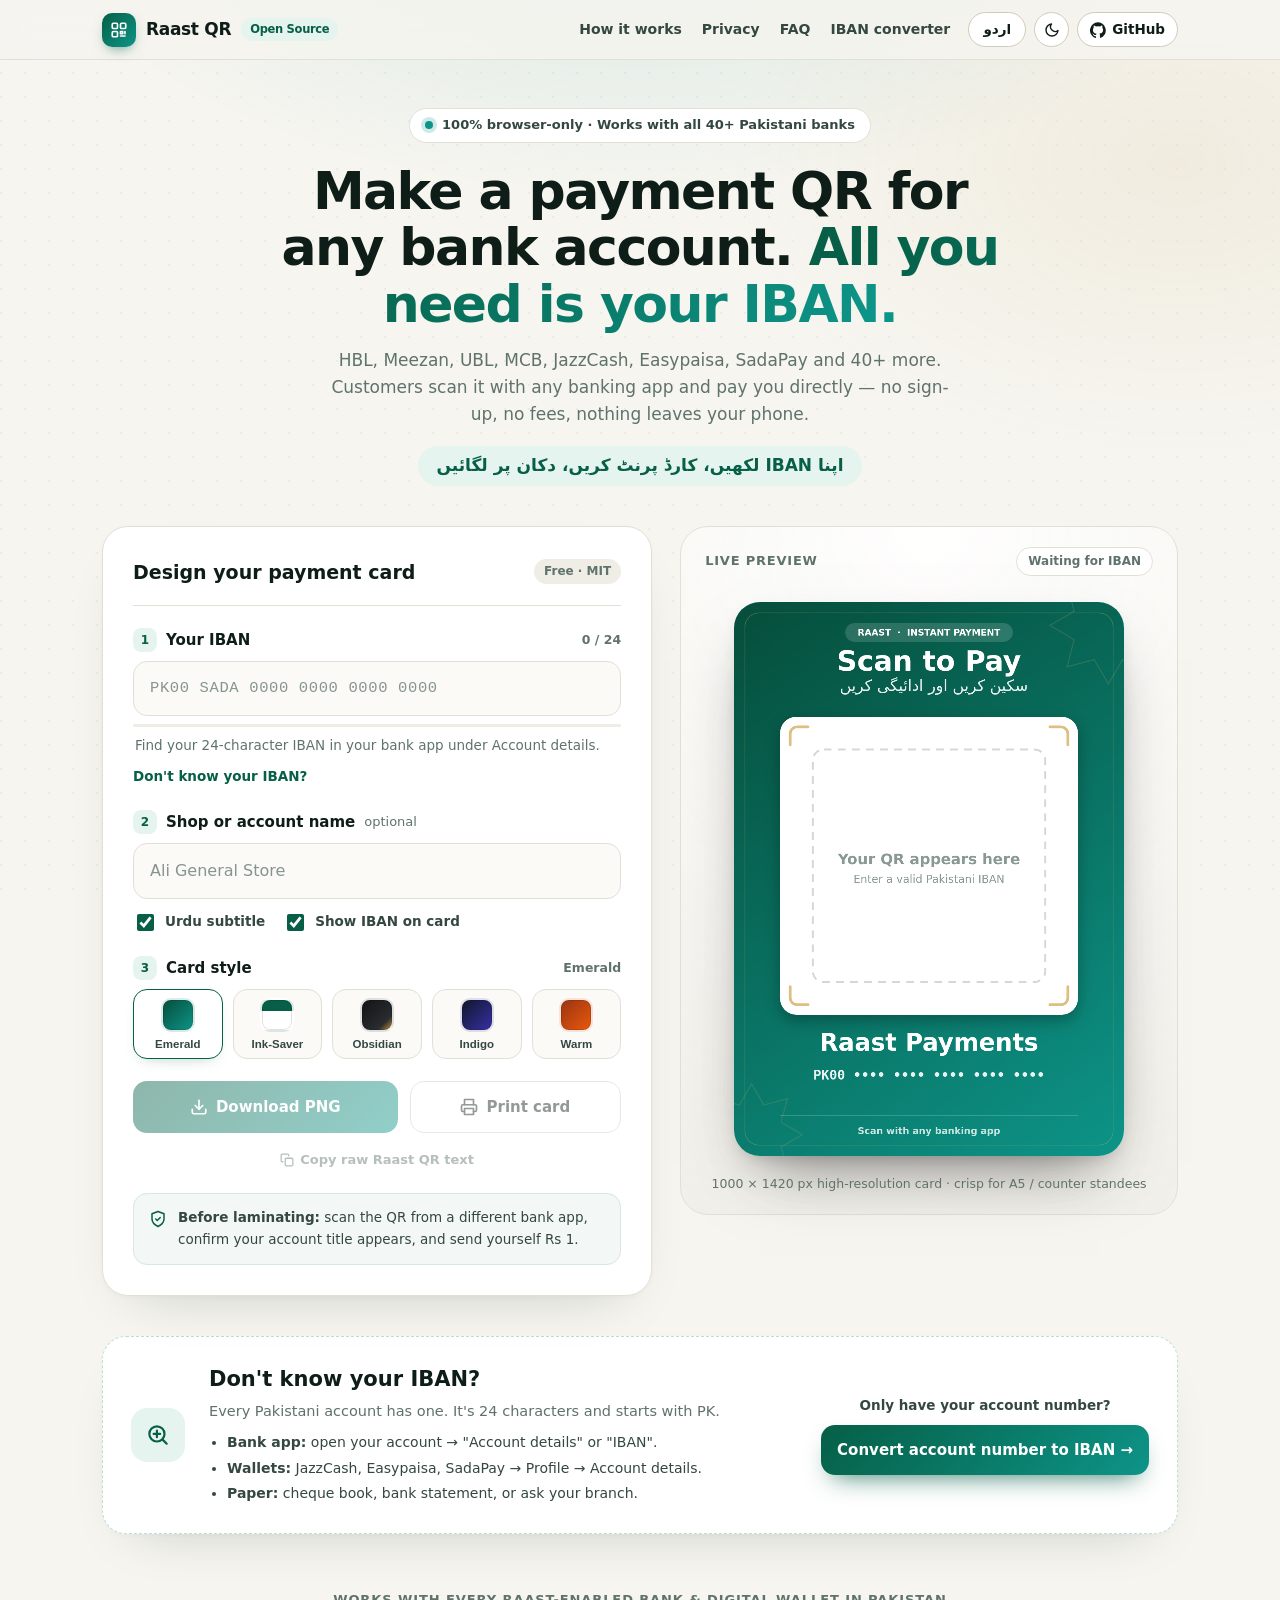
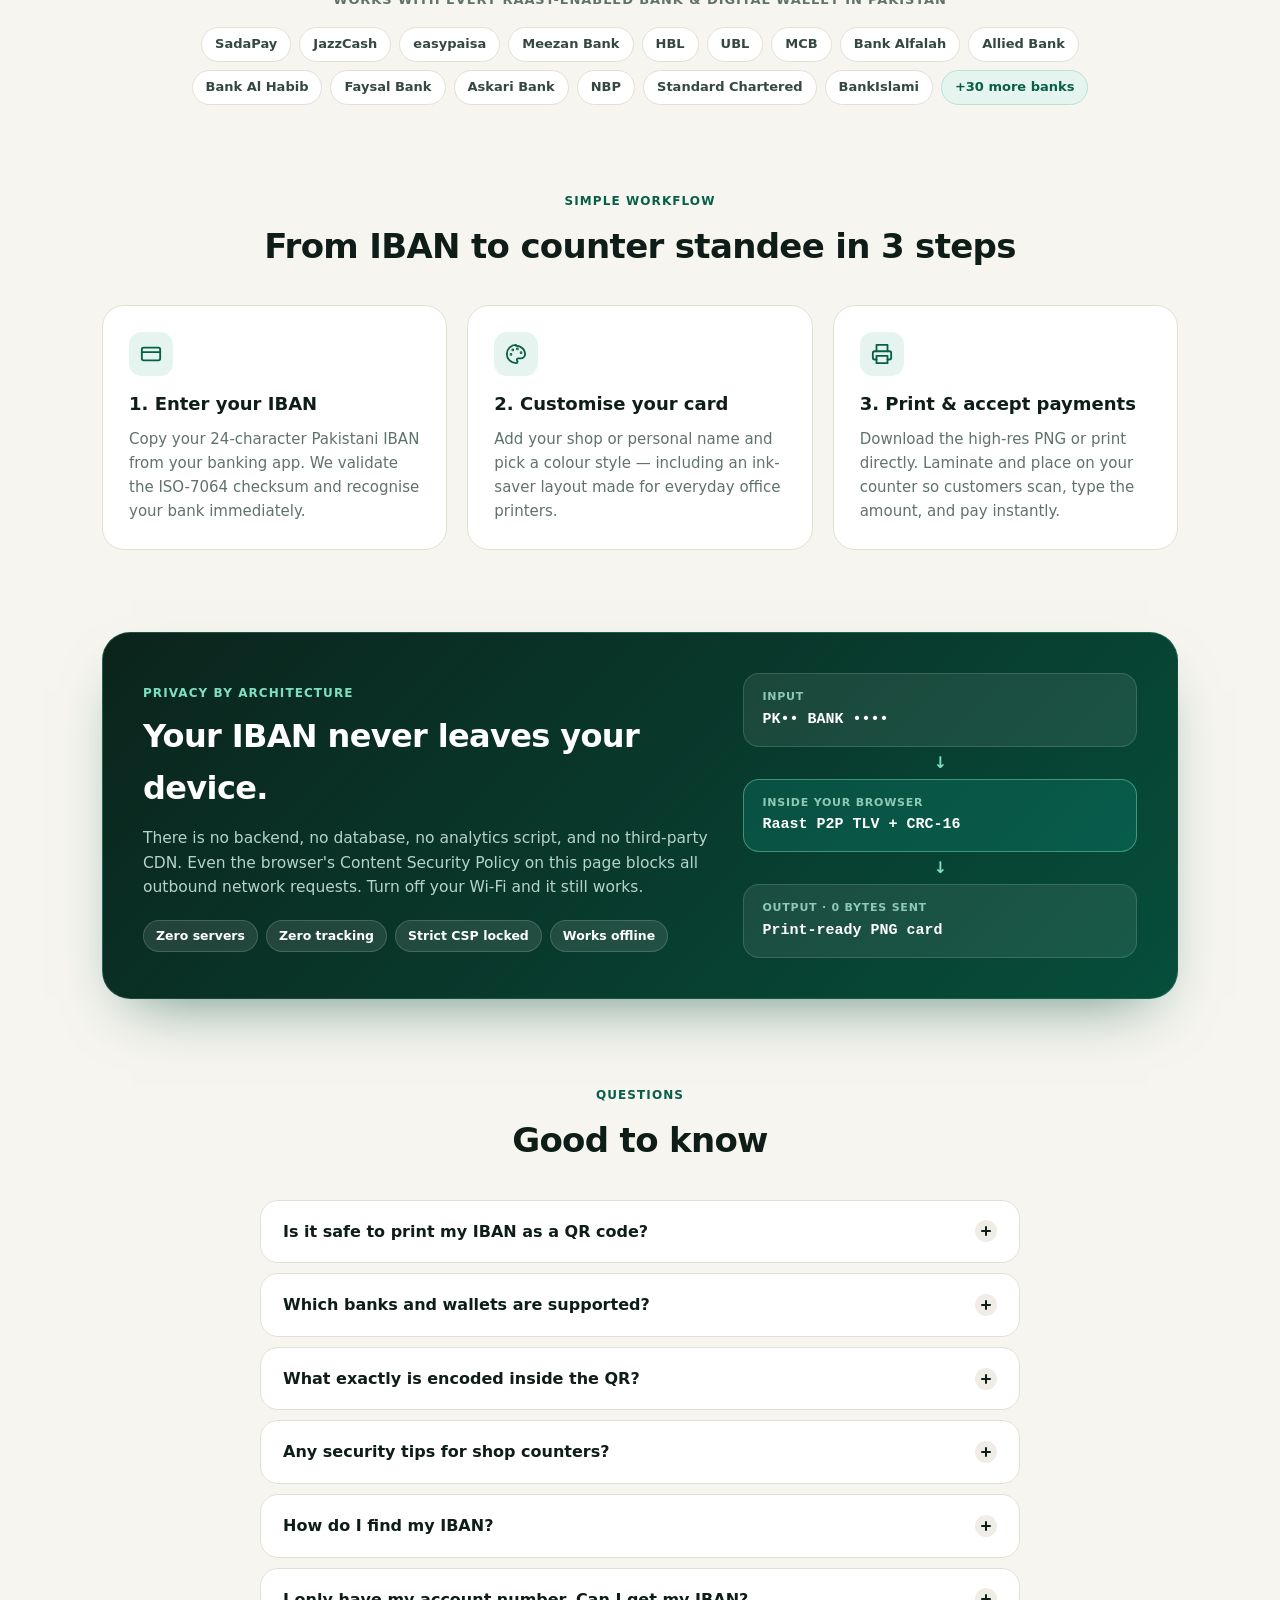
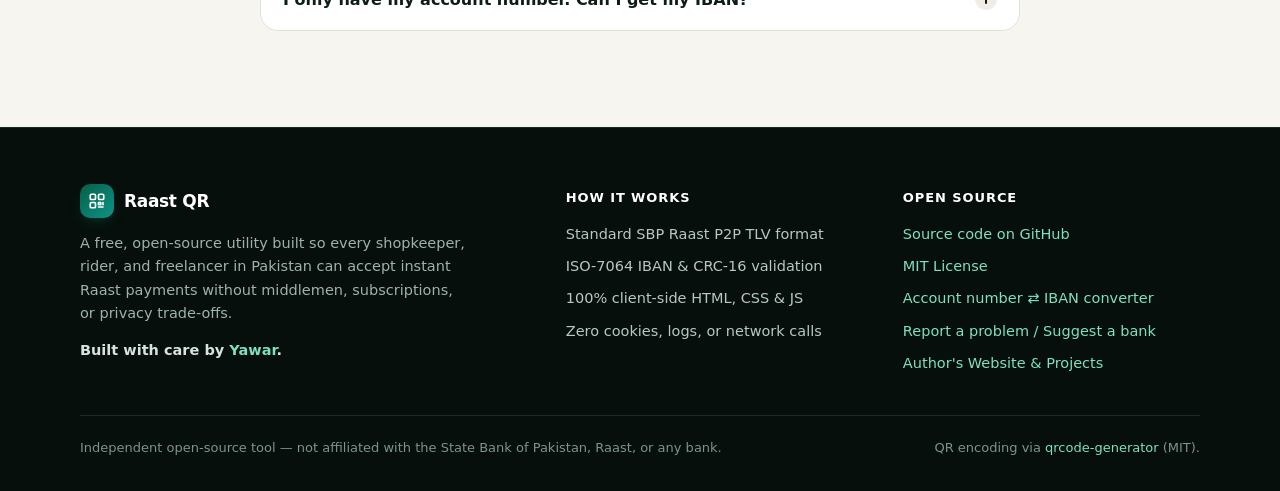
<file: index.html>
<!doctype html>
<html lang="en" dir="ltr">
<head>
<meta charset="utf-8">
<meta name="viewport" content="width=device-width, initial-scale=1">
<meta http-equiv="Content-Security-Policy" content="default-src 'none'; script-src 'self'; style-src 'self'; img-src 'self' data: blob:; manifest-src 'self'; base-uri 'none'; form-action 'none'">
<meta name="referrer" content="strict-origin-when-cross-origin">
<title>Free Payment QR for Any Pakistani Bank Account (IBAN)</title>
<meta name="description" content="Make a free printable payment QR for any Pakistani bank account from your IBAN. HBL, Meezan, UBL, MCB, JazzCash, Easypaisa, SadaPay. No sign-up.">
<meta name="keywords" content="Raast QR code generator, Raast QR, IBAN QR code Pakistan, SadaPay QR code, JazzCash QR, Easypaisa QR, shop payment QR Pakistan, Raast payment, free QR for shop, راست QR کوڈ">
<meta name="author" content="Yawar">
<meta name="robots" content="index, follow, max-image-preview:large, max-snippet:-1">
<meta name="theme-color" content="#065f46">
<link rel="canonical" href="https://raast-qr.syedyawar.com/">
<link rel="icon" href="/favicon.svg" type="image/svg+xml">
<link rel="icon" href="/favicon-32.png" sizes="32x32" type="image/png">
<link rel="apple-touch-icon" href="/apple-touch-icon.png">
<link rel="manifest" href="/site.webmanifest">

<meta property="og:type" content="website">
<meta property="og:site_name" content="Raast QR">
<meta property="og:url" content="https://raast-qr.syedyawar.com/">
<meta property="og:title" content="Make a payment QR for any Pakistani bank account — just your IBAN">
<meta property="og:description" content="Turn any Pakistani IBAN into a printable payment QR. Works with all banks, JazzCash, Easypaisa and SadaPay. Free, private, open source.">
<meta property="og:image" content="https://raast-qr.syedyawar.com/og-image.png">
<meta property="og:image:width" content="1200">
<meta property="og:image:height" content="630">
<meta property="og:image:alt" content="Raast QR — free printable payment QR for any Pakistani bank">
<meta property="og:locale" content="en_PK">
<meta property="og:locale:alternate" content="ur_PK">
<meta name="twitter:card" content="summary_large_image">
<meta name="twitter:title" content="Make a payment QR for any Pakistani bank account — just your IBAN">
<meta name="twitter:description" content="Turn any Pakistani IBAN into a printable payment QR. Free, private, open source.">
<meta name="twitter:image" content="https://raast-qr.syedyawar.com/og-image.png">

<script type="application/ld+json">
{
  "@context": "https://schema.org",
  "@graph": [
    {
      "@type": "WebApplication",
      "@id": "https://raast-qr.syedyawar.com/#app",
      "name": "Raast QR",
      "alternateName": ["Raast QR Code Generator", "راست QR"],
      "url": "https://raast-qr.syedyawar.com/",
      "description": "Free, browser-only Raast P2P QR code generator for any Pakistani bank or wallet IBAN. Print a payment card for your shop.",
      "applicationCategory": "FinanceApplication",
      "operatingSystem": "Any",
      "browserRequirements": "Requires JavaScript",
      "inLanguage": ["en", "ur"],
      "isAccessibleForFree": true,
      "offers": { "@type": "Offer", "price": "0", "priceCurrency": "PKR" },
      "areaServed": { "@type": "Country", "name": "Pakistan" },
      "license": "https://opensource.org/licenses/MIT",
      "author": { "@type": "Person", "name": "Yawar", "url": "https://syedyawar.com" }
    },
    {
      "@type": "FAQPage",
      "mainEntity": [
        {
          "@type": "Question",
          "name": "Is it safe to print my IBAN as a QR code?",
          "acceptedAnswer": { "@type": "Answer", "text": "Yes. The QR only stores your IBAN in the State Bank of Pakistan's standard Raast format, the same IBAN you already share to receive transfers. Nobody can withdraw money or access your account with an IBAN." }
        },
        {
          "@type": "Question",
          "name": "Which banks and wallets are supported?",
          "acceptedAnswer": { "@type": "Answer", "text": "Every Pakistani bank and licensed wallet that supports Raast P2P IBANs, including SadaPay, JazzCash, easypaisa, Meezan Bank, HBL, UBL, MCB, Bank Alfalah, Allied Bank, Faysal Bank, Askari Bank and NBP." }
        },
        {
          "@type": "Question",
          "name": "What is encoded inside the Raast QR?",
          "acceptedAnswer": { "@type": "Answer", "text": "A standard static Raast P2P string with your 24-character IBAN and a CRC-16 checksum. The amount is left open for the customer to type." }
        },
        {
          "@type": "Question",
          "name": "How do I make a QR code for my SadaPay or bank account?",
          "acceptedAnswer": { "@type": "Answer", "text": "Copy your IBAN from your banking app, paste it into Raast QR, add your shop name, then download or print the card. Customers scan it with any Pakistani banking app to pay you." }
        },
        {
          "@type": "Question",
          "name": "How do I find my IBAN in Pakistan?",
          "acceptedAnswer": { "@type": "Answer", "text": "Open your bank or wallet app and look under Account details, My account or IBAN. It is also on your cheque book and bank statement, and any branch can tell you. A Pakistani IBAN is 24 characters and starts with PK." }
        },
        {
          "@type": "Question",
          "name": "Can I get my IBAN from my account number?",
          "acceptedAnswer": { "@type": "Answer", "text": "Yes. The free converter at https://raast-qr.syedyawar.com/iban/ calculates the IBAN from your bank and account number. Some banks add branch codes, so confirm the IBAN in your bank app before printing a QR." }
        }
      ]
    }
  ]
}
</script>
<script src="theme.js"></script>
<link rel="stylesheet" href="style.css">
</head>
<body>
<div class="bg-layer no-print" aria-hidden="true"></div>

<nav class="nav no-print">
  <div class="nav-in">
    <a class="brand" href="#">
      <span class="logo" aria-hidden="true">
        <svg viewBox="0 0 24 24" width="18" height="18" fill="none" stroke="currentColor" stroke-width="2.2" stroke-linecap="round" stroke-linejoin="round">
          <rect x="3" y="3" width="7" height="7" rx="1.5"/>
          <rect x="14" y="3" width="7" height="7" rx="1.5"/>
          <rect x="3" y="14" width="7" height="7" rx="1.5"/>
          <path d="M14 14h3v3h-3zM20 14v3M14 20h6"/>
        </svg>
      </span>
      <span class="brand-name">Raast QR</span>
      <span class="tag" data-i18n="navTag">Open Source</span>
    </a>

    <div class="nav-right">
      <div class="nav-links">
        <a href="#how" data-i18n="navHow">How it works</a>
        <a href="#privacy" data-i18n="navPrivacy">Privacy</a>
        <a href="#faq" data-i18n="navFaq">FAQ</a>
        <a href="/iban/" data-i18n="navConv">IBAN converter</a>
      </div>

      <div class="nav-tools">
        <button id="langBtn" class="tool-btn lang-btn" type="button" aria-label="Switch language">
          <span id="langLabel">اردو</span>
        </button>
        <button id="themeBtn" class="tool-btn icon-btn" type="button" aria-label="Toggle night mode" title="Toggle night mode">
          <svg class="i-moon" viewBox="0 0 24 24" width="16" height="16" fill="none" stroke="currentColor" stroke-width="2.1" stroke-linecap="round" stroke-linejoin="round" aria-hidden="true"><path d="M21 12.79A9 9 0 1 1 11.21 3 7 7 0 0 0 21 12.79z"/></svg>
          <svg class="i-sun" viewBox="0 0 24 24" width="16" height="16" fill="none" stroke="currentColor" stroke-width="2.1" stroke-linecap="round" stroke-linejoin="round" aria-hidden="true"><circle cx="12" cy="12" r="4"/><path d="M12 2v2M12 20v2M4.93 4.93l1.41 1.41M17.66 17.66l1.41 1.41M2 12h2M20 12h2M6.34 17.66l-1.41 1.41M19.07 4.93l-1.41 1.41"/></svg>
        </button>
        <a class="gh-btn" href="https://github.com/syed-yawar/raast-qr" rel="noopener" target="_blank">
          <svg viewBox="0 0 24 24" width="16" height="16" fill="currentColor" aria-hidden="true"><path d="M12 .5a12 12 0 0 0-3.8 23.4c.6.1.8-.3.8-.6v-2.1c-3.3.7-4-1.6-4-1.6-.6-1.4-1.3-1.8-1.3-1.8-1.1-.7.1-.7.1-.7 1.2.1 1.8 1.2 1.8 1.2 1.1 1.8 2.8 1.3 3.5 1 .1-.8.4-1.3.8-1.6-2.7-.3-5.5-1.3-5.5-5.9 0-1.3.5-2.4 1.2-3.2-.1-.3-.5-1.5.1-3.2 0 0 1-.3 3.3 1.2a11.5 11.5 0 0 1 6 0c2.3-1.5 3.3-1.2 3.3-1.2.6 1.7.2 2.9.1 3.2.8.8 1.2 1.9 1.2 3.2 0 4.6-2.8 5.6-5.5 5.9.4.4.8 1.1.8 2.2v3.3c0 .3.2.7.8.6A12 12 0 0 0 12 .5Z"/></svg>
          <span data-i18n="navGh">GitHub</span>
        </a>
      </div>
    </div>
  </div>
</nav>

<header class="hero no-print">
  <div class="badge">
    <span class="dot" aria-hidden="true"></span>
    <span data-i18n="heroBadge">100% browser-only · Works with all 40+ Pakistani banks</span>
  </div>
  <h1><span data-i18n="heroH1a">Make a payment QR for any bank account. </span><span class="accent" data-i18n="heroH1b">All you need is your IBAN.</span></h1>
  <p class="lead" data-i18n="heroLead">HBL, Meezan, UBL, MCB, JazzCash, Easypaisa, SadaPay and 40+ more. Customers scan it with any banking app and pay you directly — no sign-up, no fees, nothing leaves your phone.</p>
  <p class="urdu-pill" id="heroSub" lang="ur" dir="rtl">اپنا IBAN لکھیں، کارڈ پرنٹ کریں، دکان پر لگائیں</p>
</header>

<main class="studio" id="studio">
  <section class="controls no-print" aria-label="QR Generator Controls">
    <div class="controls-head">
      <h2 data-i18n="ctrlTitle">Design your payment card</h2>
      <span class="pill-mini" data-i18n="ctrlPill">Free · MIT</span>
    </div>

    <form id="f" autocomplete="off">
      <div class="group">
        <div class="label-row">
          <label for="iban"><span class="step-num">1</span> <span data-i18n="lblIban">Your IBAN</span></label>
          <span id="count" class="count" dir="ltr">0 / 24</span>
        </div>
        <div class="input-wrap" dir="ltr">
          <input id="iban" inputmode="text" placeholder="PK00 SADA 0000 0000 0000 0000" spellcheck="false" maxlength="34" aria-describedby="msg">
          <span id="bank" class="bank-chip" hidden></span>
        </div>
        <div class="meter" aria-hidden="true"><div id="meterBar" class="meter-bar"></div></div>
        <p id="msg" class="hint" aria-live="polite"></p>
        <details class="iban-help">
          <summary data-i18n="helpSum">Don't know your IBAN?</summary>
          <ul>
            <li data-i18n="help1">Bank app: open your account and look for "Account details" or "IBAN".</li>
            <li data-i18n="help2">Cheque book, bank statement, or ask your branch.</li>
            <li data-i18n="help3">Wallets (JazzCash, Easypaisa, SadaPay): Profile → Account details.</li>
          </ul>
          <a href="/iban/" class="help-link" data-i18n="helpLink">Only have your account number? Convert it to an IBAN →</a>
        </details>
      </div>

      <div class="group">
        <div class="label-row">
          <label for="name"><span class="step-num">2</span> <span data-i18n="lblName">Shop or account name</span> <span class="opt" data-i18n="lblOpt">optional</span></label>
        </div>
        <input id="name" maxlength="32" placeholder="Ali General Store">
        <div class="toggles">
          <label class="toggle">
            <input type="checkbox" id="optUrdu" checked>
            <span data-i18n="optUrdu">Urdu subtitle</span>
          </label>
          <label class="toggle">
            <input type="checkbox" id="optIban" checked>
            <span data-i18n="optIban">Show IBAN on card</span>
          </label>
        </div>
      </div>

      <div class="group">
        <div class="label-row">
          <label><span class="step-num">3</span> <span data-i18n="lblStyle">Card style</span></label>
          <span id="themeName" class="count">Emerald</span>
        </div>
        <div id="themes" class="themes" role="radiogroup" aria-label="Card colour style"></div>
      </div>
    </form>

    <div class="actions">
      <button id="dl" class="btn primary" type="button" disabled>
        <svg viewBox="0 0 24 24" width="18" height="18" fill="none" stroke="currentColor" stroke-width="2.2" stroke-linecap="round" stroke-linejoin="round" aria-hidden="true"><path d="M21 15v4a2 2 0 0 1-2 2H5a2 2 0 0 1-2-2v-4"/><polyline points="7 10 12 15 17 10"/><line x1="12" y1="15" x2="12" y2="3"/></svg>
        <span data-i18n="btnDl">Download PNG</span>
      </button>
      <button id="pr" class="btn secondary" type="button" disabled>
        <svg viewBox="0 0 24 24" width="18" height="18" fill="none" stroke="currentColor" stroke-width="2.2" stroke-linecap="round" stroke-linejoin="round" aria-hidden="true"><polyline points="6 9 6 2 18 2 18 9"/><path d="M6 18H4a2 2 0 0 1-2-2v-5a2 2 0 0 1 2-2h16a2 2 0 0 1 2 2v5a2 2 0 0 1-2 2h-2"/><rect x="6" y="14" width="12" height="8"/></svg>
        <span data-i18n="btnPr">Print card</span>
      </button>
    </div>

    <div class="sub-actions">
      <button id="copyPayload" class="link-btn" type="button" disabled>
        <svg viewBox="0 0 24 24" width="14" height="14" fill="none" stroke="currentColor" stroke-width="2.2" stroke-linecap="round" stroke-linejoin="round" aria-hidden="true"><rect x="9" y="9" width="13" height="13" rx="2"/><path d="M5 15H4a2 2 0 0 1-2-2V4a2 2 0 0 1 2-2h9a2 2 0 0 1 2 2v1"/></svg>
        <span id="copyLabel" data-i18n="btnCopy">Copy raw Raast QR text</span>
      </button>
    </div>

    <div class="tip-box">
      <svg viewBox="0 0 24 24" width="18" height="18" fill="none" stroke="currentColor" stroke-width="2" stroke-linecap="round" stroke-linejoin="round" aria-hidden="true"><path d="M12 22s8-4 8-10V5l-8-3-8 3v7c0 6 8 10 8 10z"/><path d="m9 12 2 2 4-4"/></svg>
      <p><b data-i18n="tipBold">Before laminating:</b> <span data-i18n="tipText">scan the QR from a different bank app, confirm your account title appears, and send yourself Rs 1.</span></p>
    </div>
  </section>

  <section class="stage" aria-label="Card Preview">
    <div class="stage-bar no-print">
      <span class="stage-title" data-i18n="stageTitle">Live preview</span>
      <span id="statusPill" class="status-pill">Waiting for IBAN</span>
    </div>
    <div class="card-frame">
      <canvas id="card" dir="ltr" width="1000" height="1420" aria-label="Payment QR card preview"></canvas>
    </div>
    <p class="stage-note no-print" data-i18n="stageNote">1000 × 1420 px high-resolution card · crisp for A5 / counter standees</p>
  </section>
</main>

<section class="find-iban no-print" id="find-iban" aria-labelledby="findTitle">
  <div class="find-card">
    <div class="find-ico" aria-hidden="true">
      <svg viewBox="0 0 24 24" width="26" height="26" fill="none" stroke="currentColor" stroke-width="2" stroke-linecap="round" stroke-linejoin="round"><circle cx="11" cy="11" r="7"/><path d="m20 20-3.5-3.5"/><path d="M8 11h6M11 8v6"/></svg>
    </div>
    <div class="find-copy">
      <h2 id="findTitle" data-i18n="findTitle">Don't know your IBAN?</h2>
      <p data-i18n="findDesc">Every Pakistani account has one. It's 24 characters and starts with PK.</p>
      <ul class="find-list">
        <li><b data-i18n="f1b">Bank app:</b> <span data-i18n="f1">open your account → "Account details" or "IBAN".</span></li>
        <li><b data-i18n="f2b">Wallets:</b> <span data-i18n="f2">JazzCash, Easypaisa, SadaPay → Profile → Account details.</span></li>
        <li><b data-i18n="f3b">Paper:</b> <span data-i18n="f3">cheque book, bank statement, or ask your branch.</span></li>
      </ul>
    </div>
    <div class="find-cta">
      <p data-i18n="findCtaT">Only have your account number?</p>
      <a href="/iban/" class="btn primary" data-i18n="findCta">Convert account number to IBAN →</a>
    </div>
  </div>
</section>

<section class="banks-strip no-print" aria-label="Supported Pakistani banks">
  <p class="strip-label" data-i18n="stripLabel">Works with every Raast-enabled bank &amp; digital wallet in Pakistan</p>
  <div class="bank-pills">
    <span>SadaPay</span><span>JazzCash</span><span>easypaisa</span><span>Meezan Bank</span><span>HBL</span>
    <span>UBL</span><span>MCB</span><span>Bank Alfalah</span><span>Allied Bank</span><span>Bank Al Habib</span>
    <span>Faysal Bank</span><span>Askari Bank</span><span>NBP</span><span>Standard Chartered</span><span>BankIslami</span>
    <span class="more" data-i18n="moreBanks">+30 more banks</span>
  </div>
</section>

<section class="section no-print" id="how">
  <div class="sec-head">
    <span class="eyebrow" data-i18n="howEyebrow">Simple workflow</span>
    <h2 data-i18n="howTitle">From IBAN to counter standee in 3 steps</h2>
  </div>
  <div class="steps">
    <article class="step-card">
      <div class="step-icon">
        <svg viewBox="0 0 24 24" width="22" height="22" fill="none" stroke="currentColor" stroke-width="2" stroke-linecap="round" stroke-linejoin="round"><rect x="2" y="5" width="20" height="14" rx="2"/><line x1="2" y1="10" x2="22" y2="10"/></svg>
      </div>
      <h3 data-i18n="s1Title">1. Enter your IBAN</h3>
      <p data-i18n="s1Desc">Copy your 24-character Pakistani IBAN from your banking app. We validate the ISO-7064 checksum and recognise your bank immediately.</p>
    </article>
    <article class="step-card">
      <div class="step-icon">
        <svg viewBox="0 0 24 24" width="22" height="22" fill="none" stroke="currentColor" stroke-width="2" stroke-linecap="round" stroke-linejoin="round"><circle cx="13.5" cy="6.5" r=".5" fill="currentColor"/><circle cx="17.5" cy="10.5" r=".5" fill="currentColor"/><circle cx="8.5" cy="7.5" r=".5" fill="currentColor"/><circle cx="6.5" cy="12.5" r=".5" fill="currentColor"/><path d="M12 2C6.5 2 2 6.5 2 12s4.5 10 10 10c.9 0 1.7-.7 1.7-1.5 0-.4-.2-.7-.4-1-.3-.3-.4-.7-.4-1.1 0-.9.7-1.6 1.6-1.6H17c2.8 0 5-2.2 5-5 0-4.4-4.5-8.8-10-8.8Z"/></svg>
      </div>
      <h3 data-i18n="s2Title">2. Customise your card</h3>
      <p data-i18n="s2Desc">Add your shop or personal name and pick a colour style — including an ink-saver layout made for everyday office printers.</p>
    </article>
    <article class="step-card">
      <div class="step-icon">
        <svg viewBox="0 0 24 24" width="22" height="22" fill="none" stroke="currentColor" stroke-width="2" stroke-linecap="round" stroke-linejoin="round"><polyline points="6 9 6 2 18 2 18 9"/><path d="M6 18H4a2 2 0 0 1-2-2v-5a2 2 0 0 1 2-2h16a2 2 0 0 1 2 2v5a2 2 0 0 1-2 2h-2"/><rect x="6" y="14" width="12" height="8"/></svg>
      </div>
      <h3 data-i18n="s3Title">3. Print &amp; accept payments</h3>
      <p data-i18n="s3Desc">Download the high-res PNG or print directly. Laminate and place on your counter so customers scan, type the amount, and pay instantly.</p>
    </article>
  </div>
</section>

<section class="section no-print" id="privacy">
  <div class="privacy-box">
    <div class="privacy-copy">
      <span class="eyebrow light" data-i18n="privEyebrow">Privacy by architecture</span>
      <h2 data-i18n="privTitle">Your IBAN never leaves your device.</h2>
      <p data-i18n="privDesc">There is no backend, no database, no analytics script, and no third-party CDN. Even the browser's Content Security Policy on this page blocks all outbound network requests. Turn off your Wi-Fi and it still works.</p>
      <div class="trust-tags">
        <span data-i18n="t1">Zero servers</span>
        <span data-i18n="t2">Zero tracking</span>
        <span data-i18n="t3">Strict CSP locked</span>
        <span data-i18n="t4">Works offline</span>
      </div>
    </div>
    <div class="flow" aria-label="How the QR is generated locally">
      <div class="flow-step">
        <span class="flow-k" data-i18n="fl1k">Input</span>
        <strong dir="ltr">PK•• BANK ••••</strong>
      </div>
      <div class="flow-arrow" aria-hidden="true">↓</div>
      <div class="flow-step highlight">
        <span class="flow-k" data-i18n="fl2k">Inside your browser</span>
        <strong dir="ltr">Raast P2P TLV + CRC-16</strong>
      </div>
      <div class="flow-arrow" aria-hidden="true">↓</div>
      <div class="flow-step">
        <span class="flow-k" data-i18n="fl3k">Output · 0 bytes sent</span>
        <strong data-i18n="fl3v">Print-ready PNG card</strong>
      </div>
    </div>
  </div>
</section>

<section class="section no-print" id="faq">
  <div class="sec-head">
    <span class="eyebrow" data-i18n="faqEyebrow">Questions</span>
    <h2 data-i18n="faqTitle">Good to know</h2>
  </div>
  <div class="faq">
    <details>
      <summary><span data-i18n="q1">Is it safe to print my IBAN as a QR code?</span><span class="plus" aria-hidden="true"></span></summary>
      <p data-i18n="a1">Yes. The QR only stores your IBAN in the State Bank of Pakistan's standard Raast format — the exact same IBAN you already share to receive transfers. Nobody can withdraw money or access your account with an IBAN.</p>
    </details>
    <details>
      <summary><span data-i18n="q2">Which banks and wallets are supported?</span><span class="plus" aria-hidden="true"></span></summary>
      <p data-i18n="a2">Every Pakistani bank and licensed wallet that supports Raast P2P IBANs — including SadaPay, JazzCash, easypaisa, Meezan Bank, HBL, UBL, MCB, Bank Alfalah, Allied Bank, Faysal Bank, Askari Bank, NBP, and more. Even if a bank's 4-letter code isn't in our label list, the generated Raast QR still works normally.</p>
    </details>
    <details>
      <summary><span data-i18n="q3">What exactly is encoded inside the QR?</span><span class="plus" aria-hidden="true"></span></summary>
      <p data-i18n="a3">A standard static Raast P2P string: format header (000202), static indicator (010211), scheme code (020200), your 24-character IBAN under tag 04, and a 4-character CRC-16/CCITT-FALSE checksum under tag 10 so scanning apps can verify it wasn't misread. The amount is left open for the customer to type.</p>
    </details>
    <details>
      <summary><span data-i18n="q4">Any security tips for shop counters?</span><span class="plus" aria-hidden="true"></span></summary>
      <p data-i18n="a4">Print the card at least 8–10 cm wide, laminate it or place it behind glass, and glance at it occasionally to make sure nobody has pasted a different QR sticker on top of yours.</p>
    </details>
    <details>
      <summary><span data-i18n="q5">How do I find my IBAN?</span><span class="plus" aria-hidden="true"></span></summary>
      <p data-i18n="a5">Open your bank or wallet app and look under "Account details", "My account" or "IBAN". It's also printed on your cheque book and bank statement, and any branch can tell you. A Pakistani IBAN is 24 characters and starts with PK.</p>
    </details>
    <details>
      <summary><span data-i18n="q6">I only have my account number. Can I get my IBAN?</span><span class="plus" aria-hidden="true"></span></summary>
      <p><span data-i18n="a6">Yes. Use the free converter: pick your bank, type your account number, and it calculates the IBAN and opens it here as a QR. Some banks add branch codes, so always confirm the IBAN in your bank app or scan the QR and check your name before printing.</span> <a href="/iban/" data-i18n="a6link">Open the IBAN converter →</a></p>
    </details>
  </div>
</section>

<footer class="footer no-print">
  <div class="foot-grid">
    <div class="foot-brand">
      <div class="brand">
        <span class="logo" aria-hidden="true">
          <svg viewBox="0 0 24 24" width="18" height="18" fill="none" stroke="currentColor" stroke-width="2.2" stroke-linecap="round" stroke-linejoin="round">
            <rect x="3" y="3" width="7" height="7" rx="1.5"/>
            <rect x="14" y="3" width="7" height="7" rx="1.5"/>
            <rect x="3" y="14" width="7" height="7" rx="1.5"/>
            <path d="M14 14h3v3h-3zM20 14v3M14 20h6"/>
          </svg>
        </span>
        <span class="brand-name">Raast QR</span>
      </div>
      <p data-i18n="footDesc">A free, open-source utility built so every shopkeeper, rider, and freelancer in Pakistan can accept instant Raast payments without middlemen, subscriptions, or privacy trade-offs.</p>
      <p class="made-by"><span data-i18n="footMade">Built with care by</span> <a href="https://syedyawar.com" rel="noopener" target="_blank">Yawar</a>.</p>
    </div>

    <div class="foot-col">
      <h4 data-i18n="footH1">How it works</h4>
      <ul>
        <li data-i18n="footL1">Standard SBP Raast P2P TLV format</li>
        <li data-i18n="footL2">ISO-7064 IBAN &amp; CRC-16 validation</li>
        <li data-i18n="footL3">100% client-side HTML, CSS &amp; JS</li>
        <li data-i18n="footL4">Zero cookies, logs, or network calls</li>
      </ul>
    </div>

    <div class="foot-col">
      <h4 data-i18n="footH2">Open Source</h4>
      <ul>
        <li><a href="https://github.com/syed-yawar/raast-qr" rel="noopener" target="_blank" data-i18n="footSrc">Source code on GitHub</a></li>
        <li><a href="https://github.com/syed-yawar/raast-qr/blob/main/LICENSE" rel="noopener" target="_blank" data-i18n="footLic">MIT License</a></li>
        <li><a href="/iban/" data-i18n="footConv">Account number ⇄ IBAN converter</a></li>
        <li><a href="https://github.com/syed-yawar/raast-qr/issues" rel="noopener" target="_blank" data-i18n="footIss">Report a problem / Suggest a bank</a></li>
        <li><a href="https://syedyawar.com" rel="noopener" target="_blank" data-i18n="footWeb">Author's Website &amp; Projects</a></li>
      </ul>
    </div>
  </div>
  <div class="foot-bottom">
    <p data-i18n="footDisc">Independent open-source tool — not affiliated with the State Bank of Pakistan, Raast, or any bank.</p>
    <p><span data-i18n="footCredit">QR encoding via</span> <a href="https://github.com/kazuhikoarase/qrcode-generator" rel="noopener" target="_blank">qrcode-generator</a> (MIT).</p>
  </div>
</footer>

<img id="printImg" class="print-only" alt="Printable Raast QR card">
<script src="qrcode.js"></script>
<script src="app.js"></script>
</body>
</html>
</file>
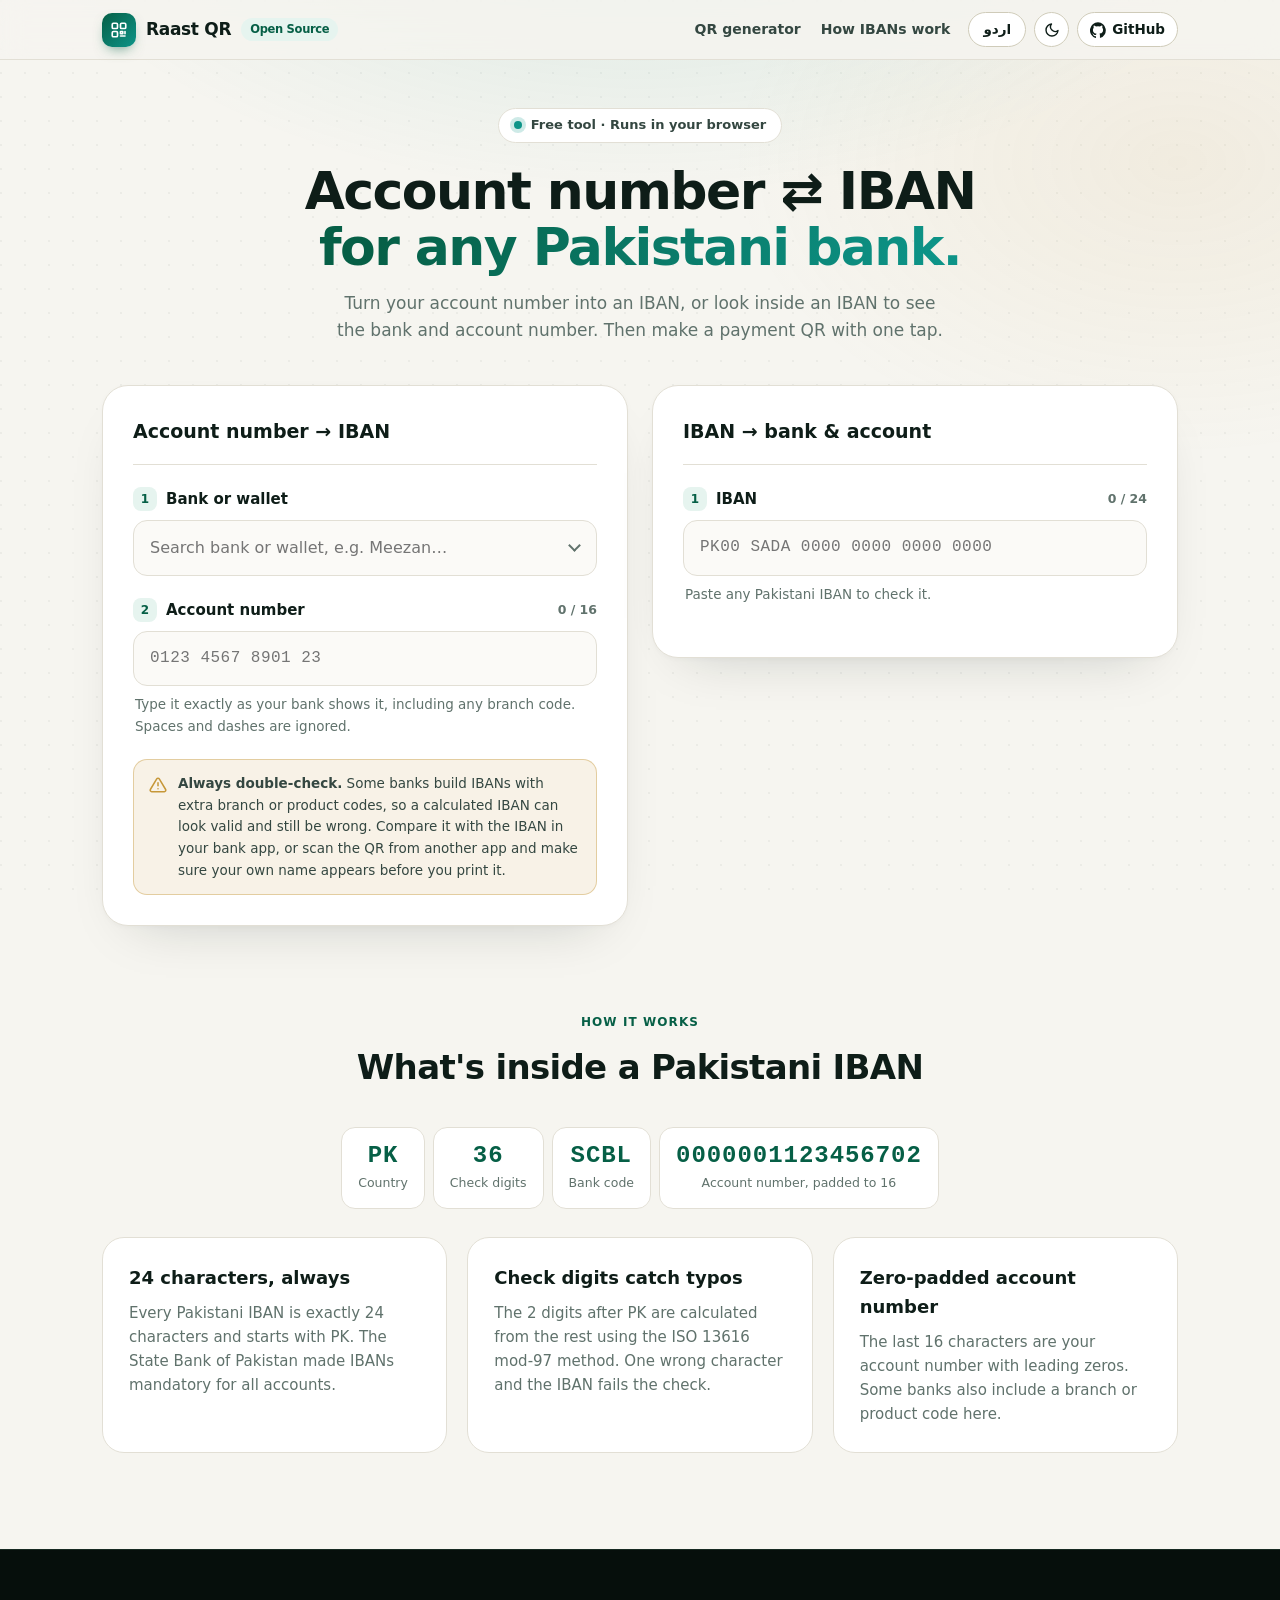
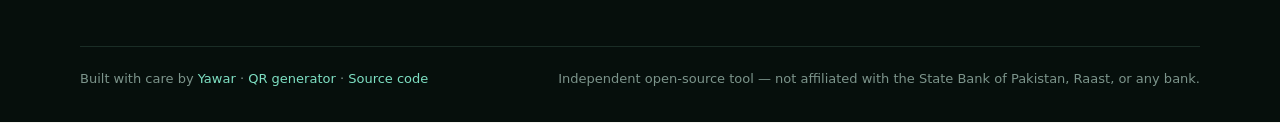
<file: iban/index.html>
<!doctype html>
<html lang="en" dir="ltr">
<head>
<meta charset="utf-8">
<meta name="viewport" content="width=device-width, initial-scale=1">
<meta http-equiv="Content-Security-Policy" content="default-src 'none'; script-src 'self'; style-src 'self'; img-src 'self' data:; manifest-src 'self'; base-uri 'none'; form-action 'none'">
<meta name="referrer" content="strict-origin-when-cross-origin">
<title>Account Number to IBAN Converter Pakistan — All Banks</title>
<meta name="description" content="Convert a Pakistani account number to IBAN, or find the bank and account number in an IBAN. HBL, Meezan, UBL, MCB, JazzCash, Easypaisa. Free and private.">
<meta name="keywords" content="account number to IBAN Pakistan, IBAN generator Pakistan, IBAN calculator, HBL IBAN, Meezan IBAN, UBL IBAN, MCB IBAN, IBAN to account number, IBAN checker Pakistan, اکاؤنٹ نمبر سے IBAN">
<meta name="author" content="Yawar">
<meta name="robots" content="index, follow, max-image-preview:large, max-snippet:-1">
<meta name="theme-color" content="#065f46">
<link rel="canonical" href="https://raast-qr.syedyawar.com/iban/">
<link rel="icon" href="/favicon.svg" type="image/svg+xml">
<link rel="icon" href="/favicon-32.png" sizes="32x32" type="image/png">
<link rel="apple-touch-icon" href="/apple-touch-icon.png">
<link rel="manifest" href="/site.webmanifest">

<meta property="og:type" content="website">
<meta property="og:site_name" content="Raast QR">
<meta property="og:url" content="https://raast-qr.syedyawar.com/iban/">
<meta property="og:title" content="Account Number ⇄ IBAN Converter for Pakistani Banks">
<meta property="og:description" content="Convert a Pakistani account number to IBAN or check an IBAN. Free, private, works with all banks and wallets.">
<meta property="og:image" content="https://raast-qr.syedyawar.com/og-image.png">
<meta property="og:image:width" content="1200">
<meta property="og:image:height" content="630">
<meta property="og:image:alt" content="Account number to IBAN converter for Pakistani banks">
<meta property="og:locale" content="en_PK">
<meta property="og:locale:alternate" content="ur_PK">
<meta name="twitter:card" content="summary_large_image">
<meta name="twitter:title" content="Account Number ⇄ IBAN Converter for Pakistani Banks">
<meta name="twitter:description" content="Convert a Pakistani account number to IBAN or check an IBAN. Free and private.">
<meta name="twitter:image" content="https://raast-qr.syedyawar.com/og-image.png">

<script type="application/ld+json">
{
  "@context": "https://schema.org",
  "@graph": [
    {
      "@type": "WebApplication",
      "name": "Pakistan Account Number to IBAN Converter",
      "url": "https://raast-qr.syedyawar.com/iban/",
      "description": "Free browser-only tool to convert a Pakistani bank account number to IBAN and to decode an IBAN into its bank and account number.",
      "applicationCategory": "FinanceApplication",
      "operatingSystem": "Any",
      "inLanguage": ["en", "ur"],
      "isAccessibleForFree": true,
      "offers": { "@type": "Offer", "price": "0", "priceCurrency": "PKR" },
      "areaServed": { "@type": "Country", "name": "Pakistan" },
      "isPartOf": { "@id": "https://raast-qr.syedyawar.com/#app" },
      "author": { "@type": "Person", "name": "Yawar", "url": "https://syedyawar.com" }
    },
    {
      "@type": "FAQPage",
      "mainEntity": [
        {
          "@type": "Question",
          "name": "How is a Pakistani IBAN made from an account number?",
          "acceptedAnswer": { "@type": "Answer", "text": "A Pakistani IBAN is 24 characters: PK, two check digits, the bank's 4-letter code, and the 16-character account number padded with leading zeros. The check digits are calculated with the ISO 13616 mod-97 method." }
        },
        {
          "@type": "Question",
          "name": "Is a converted IBAN always correct?",
          "acceptedAnswer": { "@type": "Answer", "text": "Not always. Some banks include branch codes or use a different internal format, so a calculated IBAN can pass the checksum and still be wrong. Always confirm by checking the IBAN in your bank app, or by scanning a QR from another app and checking that your own name appears." }
        }
      ]
    }
  ]
}
</script>
<script src="/theme.js"></script>
<link rel="stylesheet" href="/style.css">
</head>
<body>
<div class="bg-layer" aria-hidden="true"></div>

<nav class="nav">
  <div class="nav-in">
    <a class="brand" href="/">
      <span class="logo" aria-hidden="true">
        <svg viewBox="0 0 24 24" width="18" height="18" fill="none" stroke="currentColor" stroke-width="2.2" stroke-linecap="round" stroke-linejoin="round">
          <rect x="3" y="3" width="7" height="7" rx="1.5"/>
          <rect x="14" y="3" width="7" height="7" rx="1.5"/>
          <rect x="3" y="14" width="7" height="7" rx="1.5"/>
          <path d="M14 14h3v3h-3zM20 14v3M14 20h6"/>
        </svg>
      </span>
      <span class="brand-name">Raast QR</span>
      <span class="tag" data-i18n="navTag">Open Source</span>
    </a>
    <div class="nav-right">
      <div class="nav-links">
        <a href="/" data-i18n="navGen">QR generator</a>
        <a href="#how" data-i18n="navHowIban">How IBANs work</a>
      </div>
      <div class="nav-tools">
        <button id="langBtn" class="tool-btn lang-btn" type="button" aria-label="Switch language"><span id="langLabel">اردو</span></button>
        <button id="themeBtn" class="tool-btn icon-btn" type="button" aria-label="Toggle night mode" title="Toggle night mode">
          <svg class="i-moon" viewBox="0 0 24 24" width="16" height="16" fill="none" stroke="currentColor" stroke-width="2.1" stroke-linecap="round" stroke-linejoin="round" aria-hidden="true"><path d="M21 12.79A9 9 0 1 1 11.21 3 7 7 0 0 0 21 12.79z"/></svg>
          <svg class="i-sun" viewBox="0 0 24 24" width="16" height="16" fill="none" stroke="currentColor" stroke-width="2.1" stroke-linecap="round" stroke-linejoin="round" aria-hidden="true"><circle cx="12" cy="12" r="4"/><path d="M12 2v2M12 20v2M4.93 4.93l1.41 1.41M17.66 17.66l1.41 1.41M2 12h2M20 12h2M6.34 17.66l-1.41 1.41M19.07 4.93l-1.41 1.41"/></svg>
        </button>
        <a class="gh-btn" href="https://github.com/syed-yawar/raast-qr" rel="noopener" target="_blank">
          <svg viewBox="0 0 24 24" width="16" height="16" fill="currentColor" aria-hidden="true"><path d="M12 .5a12 12 0 0 0-3.8 23.4c.6.1.8-.3.8-.6v-2.1c-3.3.7-4-1.6-4-1.6-.6-1.4-1.3-1.8-1.3-1.8-1.1-.7.1-.7.1-.7 1.2.1 1.8 1.2 1.8 1.2 1.1 1.8 2.8 1.3 3.5 1 .1-.8.4-1.3.8-1.6-2.7-.3-5.5-1.3-5.5-5.9 0-1.3.5-2.4 1.2-3.2-.1-.3-.5-1.5.1-3.2 0 0 1-.3 3.3 1.2a11.5 11.5 0 0 1 6 0c2.3-1.5 3.3-1.2 3.3-1.2.6 1.7.2 2.9.1 3.2.8.8 1.2 1.9 1.2 3.2 0 4.6-2.8 5.6-5.5 5.9.4.4.8 1.1.8 2.2v3.3c0 .3.2.7.8.6A12 12 0 0 0 12 .5Z"/></svg>
          <span data-i18n="navGh">GitHub</span>
        </a>
      </div>
    </div>
  </div>
</nav>

<header class="hero">
  <div class="badge"><span class="dot" aria-hidden="true"></span><span data-i18n="badge">Free tool · Runs in your browser</span></div>
  <h1><span data-i18n="h1a">Account number ⇄ IBAN </span><span class="accent" data-i18n="h1b">for any Pakistani bank.</span></h1>
  <p class="lead" data-i18n="lead">Turn your account number into an IBAN, or look inside an IBAN to see the bank and account number. Then make a payment QR with one tap.</p>
</header>

<main class="tool-grid">
  <section class="controls">
    <div class="controls-head">
      <h2 data-i18n="c1Title">Account number → IBAN</h2>
    </div>
    <div class="group">
      <div class="label-row"><label for="bankSel"><span class="step-num">1</span> <span data-i18n="lblBank">Bank or wallet</span></label></div>
      <div class="combo">
        <input id="bankSel" class="txt combo-input" role="combobox" aria-expanded="false" aria-controls="bankList" aria-autocomplete="list" placeholder="Search bank or wallet…" autocomplete="off" spellcheck="false">
        <span class="combo-caret" aria-hidden="true"></span>
        <ul id="bankList" class="combo-list" role="listbox" hidden></ul>
      </div>
    </div>
    <div class="group">
      <div class="label-row">
        <label for="acct"><span class="step-num">2</span> <span data-i18n="lblAcct">Account number</span></label>
        <span id="acctCount" class="count" dir="ltr">0 / 16</span>
      </div>
      <input id="acct" class="txt mono" dir="ltr" inputmode="text" maxlength="24" placeholder="0123 4567 8901 23" spellcheck="false" autocomplete="off">
      <p id="acctMsg" class="hint" aria-live="polite" data-i18n="acctHint">Type it exactly as your bank shows it, including any branch code. Spaces and dashes are ignored.</p>
    </div>

    <div id="out1" class="out-box" hidden>
      <span class="out-k" data-i18n="outIban">IBAN</span>
      <strong id="ibanOut" class="out-v mono" dir="ltr"></strong>
      <div class="out-actions">
        <button id="copyIban" class="btn secondary sm" type="button" data-i18n="copy">Copy</button>
        <a id="makeQr" class="btn primary sm" href="/" data-i18n="makeQr">Make QR with this IBAN →</a>
      </div>
    </div>

    <div class="warn-box">
      <svg viewBox="0 0 24 24" width="18" height="18" fill="none" stroke="currentColor" stroke-width="2" stroke-linecap="round" stroke-linejoin="round" aria-hidden="true"><path d="M10.29 3.86 1.82 18a2 2 0 0 0 1.71 3h16.94a2 2 0 0 0 1.71-3L13.71 3.86a2 2 0 0 0-3.42 0z"/><line x1="12" y1="9" x2="12" y2="13"/><line x1="12" y1="17" x2="12.01" y2="17"/></svg>
      <p><b data-i18n="warnB">Always double-check.</b> <span data-i18n="warnT">Some banks build IBANs with extra branch or product codes, so a calculated IBAN can look valid and still be wrong. Compare it with the IBAN in your bank app, or scan the QR from another app and make sure your own name appears before you print it.</span></p>
    </div>
  </section>

  <section class="controls">
    <div class="controls-head">
      <h2 data-i18n="c2Title">IBAN → bank &amp; account</h2>
    </div>
    <div class="group">
      <div class="label-row">
        <label for="ibanIn"><span class="step-num">1</span> <span data-i18n="lblIban">IBAN</span></label>
        <span id="ibanCount" class="count" dir="ltr">0 / 24</span>
      </div>
      <input id="ibanIn" class="txt mono" dir="ltr" maxlength="34" placeholder="PK00 SADA 0000 0000 0000 0000" spellcheck="false" autocomplete="off">
      <p id="ibanMsg" class="hint" aria-live="polite"></p>
    </div>

    <div id="out2" class="out-list" hidden>
      <div class="out-row"><span class="out-k" data-i18n="rBank">Bank</span><strong id="rBank"></strong></div>
      <div class="out-row"><span class="out-k" data-i18n="rCode">Bank code</span><strong id="rCode" class="mono" dir="ltr"></strong></div>
      <div class="out-row"><span class="out-k" data-i18n="rAcct">Account number</span><strong id="rAcct" class="mono" dir="ltr"></strong></div>
      <div class="out-row"><span class="out-k" data-i18n="rCheck">Checksum</span><strong id="rCheck"></strong></div>
      <p class="hint small" data-i18n="rNote">Account number is shown without leading zeros. Your bank may format it with dashes or a branch prefix.</p>
      <a id="makeQr2" class="btn primary sm" href="/" data-i18n="makeQr">Make QR with this IBAN →</a>
    </div>
  </section>
</main>

<section class="section" id="how">
  <div class="sec-head">
    <span class="eyebrow" data-i18n="howEyebrow">How it works</span>
    <h2 data-i18n="howTitle">What's inside a Pakistani IBAN</h2>
  </div>
  <div class="iban-anatomy" dir="ltr">
    <div class="seg"><b>PK</b><span data-i18n="segCountry">Country</span></div>
    <div class="seg"><b>36</b><span data-i18n="segCheck">Check digits</span></div>
    <div class="seg"><b>SCBL</b><span data-i18n="segBank">Bank code</span></div>
    <div class="seg wide"><b>0000001123456702</b><span data-i18n="segAcct">Account number, padded to 16</span></div>
  </div>
  <div class="steps">
    <article class="step-card"><h3 data-i18n="k1t">24 characters, always</h3><p data-i18n="k1d">Every Pakistani IBAN is exactly 24 characters and starts with PK. The State Bank of Pakistan made IBANs mandatory for all accounts.</p></article>
    <article class="step-card"><h3 data-i18n="k2t">Check digits catch typos</h3><p data-i18n="k2d">The 2 digits after PK are calculated from the rest using the ISO 13616 mod-97 method. One wrong character and the IBAN fails the check.</p></article>
    <article class="step-card"><h3 data-i18n="k3t">Zero-padded account number</h3><p data-i18n="k3d">The last 16 characters are your account number with leading zeros. Some banks also include a branch or product code here.</p></article>
  </div>
</section>

<footer class="footer">
  <div class="foot-bottom">
    <p><span data-i18n="footMade">Built with care by</span> <a href="https://syedyawar.com" rel="noopener" target="_blank">Yawar</a> · <a href="/" data-i18n="navGen">QR generator</a> · <a href="https://github.com/syed-yawar/raast-qr" rel="noopener" target="_blank" data-i18n="footSrc">Source code</a></p>
    <p data-i18n="footDisc">Independent open-source tool — not affiliated with the State Bank of Pakistan, Raast, or any bank.</p>
  </div>
</footer>

<script src="/iban-rules.js"></script>
<script src="/iban.js"></script>
</body>
</html>
</file>
<file: style.css>
:root {
  --bg: #f6f5f0;
  --surface: #ffffff;
  --surface-alt: #fbfaf7;
  --surface-soft: #efede6;
  --nav-bg: rgba(246, 245, 240, .82);
  --stage-bg: radial-gradient(circle at 50% 0%, rgba(255, 255, 255, .92), rgba(239, 237, 230, .75));
  --tip-bg: #f3f7f5;
  --tip-line: #d7e7e1;
  --ink: #0e1d18;
  --ink-2: #344741;
  --muted: #60726c;
  --line: #e2dfd5;
  --line-strong: #cfcbb9;
  --brand: #065f46;
  --brand-mid: #0d9488;
  --brand-soft: #e6f4ef;
  --brand-line: #b7e2d3;
  --gold: #c69738;
  --err: #c4282f;
  --dot-grid: rgba(14, 29, 24, .045);
  --shadow: 0 24px 55px -32px rgba(14, 29, 24, .22), 0 2px 6px rgba(14, 29, 24, .03);
  --sans: ui-sans-serif, system-ui, -apple-system, "Segoe UI", Roboto, sans-serif;
  --urdu: "Noto Nastaliq Urdu", "Jameel Noori Nastaleeq", "Geeza Pro", "Tahoma", ui-sans-serif, system-ui, sans-serif;
  --mono: ui-monospace, "SF Mono", Menlo, Consolas, monospace;
}

:root[data-theme="dark"] {
  --bg: #08110e;
  --surface: #101d19;
  --surface-alt: #0b1613;
  --surface-soft: #172923;
  --nav-bg: rgba(8, 17, 14, .82);
  --stage-bg: radial-gradient(circle at 50% 0%, rgba(24, 44, 37, .9), rgba(11, 22, 19, .95));
  --tip-bg: #0d221c;
  --tip-line: #1b3d33;
  --ink: #edf5f1;
  --ink-2: #bfd2cb;
  --muted: #849f96;
  --line: #1e332c;
  --line-strong: #2d4b41;
  --brand: #10b981;
  --brand-mid: #2dd4bf;
  --brand-soft: rgba(16, 185, 129, .15);
  --brand-line: rgba(45, 212, 191, .35);
  --err: #f87171;
  --dot-grid: rgba(237, 245, 241, .045);
  --shadow: 0 24px 55px -26px rgba(0, 0, 0, .65), 0 1px 4px rgba(0, 0, 0, .35);
}

* { box-sizing: border-box; }
html { scroll-behavior: smooth; }
body {
  margin: 0;
  font: 16px/1.6 var(--sans);
  color: var(--ink);
  background: var(--bg);
  -webkit-font-smoothing: antialiased;
  overflow-x: clip;
}
html[lang="ur"] body { font-family: var(--urdu); line-height: 2; }
html[lang="ur"] h1 { line-height: 1.85; letter-spacing: 0; font-size: clamp(26px, 4.2vw, 44px); }
html[lang="ur"] .lead { line-height: 2.15; }
html[lang="ur"] .sec-head h2, html[lang="ur"] .privacy-copy h2 { line-height: 1.75; letter-spacing: 0; }
html[lang="ur"] .step-card h3 { line-height: 1.8; }
html[lang="ur"] .btn { padding: 11px 16px; line-height: 1.8; }
html[lang="ur"] .tool-btn, html[lang="ur"] .gh-btn { line-height: 1.6; }
html[lang="ur"] .eyebrow, html[lang="ur"] .strip-label, html[lang="ur"] .stage-title, html[lang="ur"] .foot-col h4, html[lang="ur"] .flow-k { letter-spacing: 0; text-transform: none; }

a { color: var(--brand); text-decoration: none; }
a:hover { text-decoration: underline; }

.bg-layer {
  position: fixed;
  inset: 0;
  z-index: -1;
  pointer-events: none;
  background:
    radial-gradient(900px 480px at 50% -140px, rgba(13, 148, 136, .14), transparent 70%),
    radial-gradient(640px 420px at 92% 18%, rgba(198, 151, 56, .09), transparent 70%),
    radial-gradient(circle at 1px 1px, var(--dot-grid) 1px, transparent 0);
  background-size: auto, auto, 24px 24px;
}

/* Nav */
.nav {
  position: sticky;
  top: 0;
  z-index: 20;
  background: var(--nav-bg);
  backdrop-filter: blur(14px);
  border-bottom: 1px solid var(--line);
}
.nav-in {
  max-width: 1120px;
  margin: 0 auto;
  padding: 12px 22px;
  display: flex;
  align-items: center;
  justify-content: space-between;
  gap: 14px;
}
.brand {
  display: inline-flex;
  align-items: center;
  gap: 10px;
  color: var(--ink);
  font-weight: 800;
  letter-spacing: -.02em;
  flex-shrink: 0;
}
.brand:hover { text-decoration: none; }
.logo {
  display: inline-grid;
  place-items: center;
  width: 34px;
  height: 34px;
  border-radius: 10px;
  background: linear-gradient(135deg, #065f46, #0d9488);
  color: #fff;
  box-shadow: 0 6px 14px -6px rgba(6, 95, 70, .7);
}
.brand-name { font-size: 17px; font-family: var(--sans); }
.tag {
  padding: 2px 9px;
  border-radius: 99px;
  background: var(--brand-soft);
  color: var(--brand);
  font-size: 11.5px;
  font-weight: 700;
}
.nav-right { display: flex; align-items: center; gap: 18px; }
.nav-links { display: flex; align-items: center; gap: 20px; }
.nav-links a { font-size: 14px; font-weight: 600; color: var(--ink-2); }
.nav-links a:hover { color: var(--brand); text-decoration: none; }
.nav-tools { display: flex; align-items: center; gap: 8px; }

.tool-btn, .gh-btn {
  display: inline-flex;
  align-items: center;
  justify-content: center;
  gap: 6px;
  height: 35px;
  padding: 0 12px;
  border: 1px solid var(--line-strong);
  border-radius: 99px;
  background: var(--surface);
  color: var(--ink);
  font: inherit;
  font-size: 13.5px;
  font-weight: 700;
  cursor: pointer;
  transition: border-color .15s, transform .15s, background .15s;
}
.icon-btn { width: 35px; padding: 0; }
.lang-btn { min-width: 58px; }
.tool-btn:hover, .gh-btn:hover { border-color: var(--brand); transform: translateY(-1px); text-decoration: none; color: var(--ink); }

.i-sun { display: none; }
:root[data-theme="dark"] .i-moon { display: none; }
:root[data-theme="dark"] .i-sun { display: block; color: #fbbf24; }

/* Hero */
.hero {
  max-width: 790px;
  margin: 0 auto;
  padding: 48px 22px 26px;
  text-align: center;
}
.badge {
  display: inline-flex;
  align-items: center;
  gap: 9px;
  padding: 6px 15px;
  border: 1px solid var(--line);
  border-radius: 99px;
  background: var(--surface);
  font-size: 13px;
  font-weight: 600;
  color: var(--ink-2);
}
.dot {
  width: 8px;
  height: 8px;
  border-radius: 50%;
  background: var(--brand-mid);
  box-shadow: 0 0 0 4px rgba(13, 148, 136, .2);
  flex: none;
}
h1 {
  margin: 20px 0 14px;
  font-size: clamp(31px, 5vw, 52px);
  line-height: 1.09;
  letter-spacing: -.03em;
  font-weight: 850;
}
.accent {
  background: linear-gradient(120deg, var(--brand) 10%, var(--brand-mid) 95%);
  -webkit-background-clip: text;
  background-clip: text;
  color: transparent;
}
.lead {
  max-width: 620px;
  margin: 0 auto;
  font-size: 17px;
  color: var(--muted);
}
.urdu-pill {
  display: inline-block;
  margin: 18px 0 0;
  padding: 6px 18px;
  border-radius: 99px;
  background: var(--brand-soft);
  color: var(--brand);
  font-size: 17px;
  font-weight: 600;
}

/* Studio */
.studio {
  max-width: 1120px;
  margin: 14px auto 0;
  padding: 0 22px;
  display: grid;
  grid-template-columns: minmax(0, 1.05fr) minmax(0, .95fr);
  gap: 28px;
  align-items: start;
}
.controls {
  padding: 30px;
  background: var(--surface);
  border: 1px solid var(--line);
  border-radius: 26px;
  box-shadow: var(--shadow);
}
.controls-head {
  display: flex;
  align-items: center;
  justify-content: space-between;
  padding-bottom: 18px;
  margin-bottom: 22px;
  border-bottom: 1px solid var(--line);
}
.controls-head h2 { margin: 0; font-size: 19px; }
.pill-mini {
  padding: 3px 10px;
  border-radius: 99px;
  background: var(--surface-soft);
  color: var(--muted);
  font-size: 12px;
  font-weight: 700;
}

.group { margin-bottom: 22px; }
.label-row {
  display: flex;
  align-items: center;
  justify-content: space-between;
  margin-bottom: 9px;
  gap: 10px;
}
label {
  display: inline-flex;
  align-items: center;
  gap: 9px;
  font-size: 15px;
  font-weight: 700;
  color: var(--ink);
}
.step-num {
  display: inline-grid;
  place-items: center;
  width: 24px;
  height: 24px;
  border-radius: 8px;
  background: var(--brand-soft);
  color: var(--brand);
  font: 800 12px/1 var(--sans);
  flex: none;
}
.opt { font-weight: 500; color: var(--muted); font-size: 13px; }
.count {
  font-size: 12.5px;
  font-weight: 700;
  color: var(--muted);
  font-variant-numeric: tabular-nums;
}

.input-wrap { position: relative; }
#iban, #name {
  width: 100%;
  padding: 14px 16px;
  font: inherit;
  font-size: 16px;
  color: var(--ink);
  background: var(--surface-alt);
  border: 1.5px solid var(--line);
  border-radius: 14px;
  transition: border-color .18s, box-shadow .18s, background .18s;
}
#iban {
  font-family: var(--mono);
  font-size: 15.5px;
  letter-spacing: .04em;
  padding-right: 148px;
}
#iban::placeholder, #name::placeholder { color: var(--muted); opacity: .75; }
#iban:focus, #name:focus {
  outline: 0;
  background: var(--surface);
  border-color: var(--brand-mid);
  box-shadow: 0 0 0 4px rgba(13, 148, 136, .16);
}
#iban.good { border-color: var(--brand); background: var(--surface); }
#iban.bad { border-color: var(--err); background: var(--surface); }
#iban.bad:focus { box-shadow: 0 0 0 4px rgba(248, 113, 113, .16); }

.bank-chip {
  position: absolute;
  right: 10px;
  top: 50%;
  transform: translateY(-50%);
  max-width: 134px;
  padding: 5px 10px;
  border-radius: 99px;
  background: var(--brand-soft);
  color: var(--brand);
  font: 700 12px/1.2 var(--sans);
  white-space: nowrap;
  overflow: hidden;
  text-overflow: ellipsis;
}

.meter {
  height: 3px;
  margin-top: 8px;
  border-radius: 99px;
  background: var(--surface-soft);
  overflow: hidden;
}
.meter-bar {
  height: 100%;
  width: 0;
  background: var(--brand-mid);
  border-radius: 99px;
  transition: width .2s ease, background .2s ease;
}
.meter-bar.good { background: var(--brand); }
.meter-bar.bad { background: var(--err); }

.hint { margin: 8px 2px 0; font-size: 13.5px; color: var(--muted); }
.hint.good { color: var(--brand); font-weight: 600; }
.hint.err { color: var(--err); font-weight: 600; }

.iban-help { margin-top: 10px; padding: 0; border: 0; background: none; font-size: 13.5px; }
.iban-help summary { display: inline; font-size: 13.5px; font-weight: 700; color: var(--brand); cursor: pointer; }
.iban-help summary::-webkit-details-marker { display: none; }
.iban-help ul { margin: 8px 0 6px; padding-inline-start: 18px; color: var(--ink-2); }
.iban-help li { margin: 3px 0; }
.help-link { font-weight: 700; }

.toggles { display: flex; flex-wrap: wrap; gap: 18px; margin-top: 12px; }
.toggle {
  display: inline-flex;
  align-items: center;
  gap: 8px;
  font-size: 13.5px;
  font-weight: 600;
  color: var(--ink-2);
  cursor: pointer;
}
.toggle input {
  width: 17px;
  height: 17px;
  accent-color: var(--brand);
  cursor: pointer;
}

/* Theme Swatches */
.themes { display: grid; grid-template-columns: repeat(5, 1fr); gap: 10px; }
.sw {
  display: flex;
  flex-direction: column;
  align-items: center;
  gap: 6px;
  padding: 8px 4px;
  border: 1.5px solid var(--line);
  border-radius: 14px;
  background: var(--surface-alt);
  cursor: pointer;
  transition: border-color .15s, transform .15s, background .15s;
}
.sw:hover { transform: translateY(-2px); border-color: var(--line-strong); }
.sw[aria-checked="true"] {
  border-color: var(--brand);
  background: var(--surface);
  box-shadow: 0 6px 16px -10px rgba(6, 95, 70, .45);
}
.sw-dot {
  width: 34px;
  height: 34px;
  border-radius: 10px;
  border: 2px solid rgba(255, 255, 255, .85);
  box-shadow: inset 0 0 0 1px rgba(0, 0, 0, .12);
}
.sw-emerald { background: linear-gradient(135deg, #064e3b, #0d9488); }
.sw-counter { background: linear-gradient(180deg, #065f46 36%, #ffffff 36%); }
.sw-obsidian { background: linear-gradient(135deg, #111315, #292c30 75%, #c69738); }
.sw-indigo { background: linear-gradient(135deg, #0f172a, #3730a3); }
.sw-terracotta { background: linear-gradient(135deg, #9a3412, #ea580c); }
.sw-label { font-size: 11.5px; font-weight: 700; color: var(--ink-2); text-align: center; }

/* Actions */
.actions { display: grid; grid-template-columns: 1.25fr 1fr; gap: 12px; margin-top: 6px; }
.btn {
  display: inline-flex;
  align-items: center;
  justify-content: center;
  gap: 8px;
  padding: 13px 16px;
  font: inherit;
  font-size: 15px;
  font-weight: 700;
  white-space: nowrap;
  border-radius: 14px;
  cursor: pointer;
  transition: transform .15s, box-shadow .15s, opacity .15s, border-color .15s;
}
.btn.primary {
  border: 0;
  background: linear-gradient(135deg, #065f46, #0d9488);
  color: #fff;
  box-shadow: 0 12px 26px -12px rgba(6, 95, 70, .85);
}
.btn.secondary {
  border: 1.5px solid var(--line-strong);
  background: var(--surface);
  color: var(--ink);
}
.btn:hover:not(:disabled) { transform: translateY(-2px); }
.btn.secondary:hover:not(:disabled) { border-color: var(--brand); }
.btn:disabled { opacity: .45; cursor: not-allowed; box-shadow: none; }

.sub-actions { margin-top: 12px; text-align: center; }
.link-btn {
  display: inline-flex;
  align-items: center;
  gap: 6px;
  padding: 5px 12px;
  border: 0;
  background: transparent;
  font: inherit;
  font-size: 13px;
  font-weight: 600;
  color: var(--muted);
  cursor: pointer;
  border-radius: 8px;
}
.link-btn:hover:not(:disabled) { color: var(--brand); background: var(--brand-soft); }
.link-btn:disabled { opacity: .45; cursor: not-allowed; }

.tip-box {
  display: flex;
  gap: 11px;
  align-items: flex-start;
  margin-top: 18px;
  padding: 13px 15px;
  border-radius: 14px;
  background: var(--tip-bg);
  border: 1px solid var(--tip-line);
  color: var(--ink-2);
  font-size: 13.5px;
}
.tip-box svg { flex: none; color: var(--brand); margin-top: 3px; }
.tip-box p { margin: 0; }

/* Stage / Preview */
.stage {
  position: sticky;
  top: 76px;
  padding: 20px;
  border-radius: 28px;
  background: var(--stage-bg);
  border: 1px solid var(--line);
}
.stage-bar {
  display: flex;
  align-items: center;
  justify-content: space-between;
  margin-bottom: 16px;
  padding: 0 4px;
  gap: 10px;
}
.stage-title {
  font-size: 13px;
  font-weight: 700;
  text-transform: uppercase;
  letter-spacing: .06em;
  color: var(--muted);
}
.status-pill {
  padding: 4px 11px;
  border-radius: 99px;
  background: var(--surface);
  border: 1px solid var(--line);
  font-size: 12px;
  font-weight: 700;
  color: var(--muted);
}
.status-pill.ready {
  background: var(--brand-soft);
  border-color: var(--brand-line);
  color: var(--brand);
}
.card-frame {
  display: grid;
  place-items: center;
  padding: 10px 6px 14px;
}
#card {
  display: block;
  width: 100%;
  max-width: 390px;
  height: auto;
  border-radius: 26px;
  box-shadow: 0 32px 64px -26px rgba(0, 0, 0, .5), 0 8px 20px -10px rgba(0, 0, 0, .25);
  transition: transform .35s cubic-bezier(.22, 1, .36, 1), box-shadow .35s ease;
}
#card:hover { transform: translateY(-4px); }
#card.flash { animation: pop .35s ease; }
.stage-note { margin: 4px 0 0; text-align: center; font-size: 12.5px; color: var(--muted); }

/* Find your IBAN */
.find-iban { max-width: 1120px; margin: 40px auto 0; padding: 0 22px; }
.find-card {
  display: grid;
  grid-template-columns: auto 1fr auto;
  gap: 24px;
  align-items: center;
  padding: 26px 28px;
  border-radius: 24px;
  background: var(--surface);
  border: 1.5px dashed var(--brand-line);
  box-shadow: var(--shadow);
}
.find-ico {
  display: grid;
  place-items: center;
  width: 54px;
  height: 54px;
  border-radius: 16px;
  background: var(--brand-soft);
  color: var(--brand);
}
.find-copy h2 { margin: 0 0 4px; font-size: 21px; }
.find-copy > p { margin: 0 0 8px; color: var(--muted); font-size: 14.5px; }
.find-list { margin: 0; padding-inline-start: 18px; color: var(--ink-2); font-size: 14px; }
.find-list li { margin: 3px 0; }
.find-cta { text-align: center; }
.find-cta p { margin: 0 0 8px; font-size: 13.5px; font-weight: 700; color: var(--ink-2); }
.find-cta .btn { text-decoration: none; }
details p a { font-weight: 700; }

/* Bank Strip */
.banks-strip {
  max-width: 1040px;
  margin: 56px auto 0;
  padding: 0 22px;
  text-align: center;
}
.strip-label {
  margin: 0 0 16px;
  font-size: 13px;
  font-weight: 700;
  text-transform: uppercase;
  letter-spacing: .07em;
  color: var(--muted);
}
.bank-pills {
  display: flex;
  flex-wrap: wrap;
  justify-content: center;
  gap: 8px;
}
.bank-pills span {
  padding: 6px 13px;
  border-radius: 99px;
  background: var(--surface);
  border: 1px solid var(--line);
  font-size: 13px;
  font-weight: 600;
  color: var(--ink-2);
}
.bank-pills span.more {
  background: var(--brand-soft);
  border-color: var(--brand-line);
  color: var(--brand);
}

/* Sections */
.section {
  max-width: 1120px;
  margin: 82px auto 0;
  padding: 0 22px;
}
.sec-head { text-align: center; margin-bottom: 32px; }
.eyebrow {
  display: inline-block;
  margin-bottom: 8px;
  font-size: 12px;
  font-weight: 800;
  text-transform: uppercase;
  letter-spacing: .09em;
  color: var(--brand);
}
.eyebrow.light { color: #7ee0c3; }
.sec-head h2 { margin: 0; font-size: clamp(24px, 3.6vw, 34px); letter-spacing: -.02em; }

.steps { display: grid; grid-template-columns: repeat(3, 1fr); gap: 20px; }
.step-card {
  padding: 26px;
  background: var(--surface);
  border: 1px solid var(--line);
  border-radius: 22px;
  transition: transform .2s, border-color .2s;
}
.step-card:hover { transform: translateY(-3px); border-color: var(--line-strong); }
.step-icon {
  display: inline-grid;
  place-items: center;
  width: 44px;
  height: 44px;
  border-radius: 13px;
  background: var(--brand-soft);
  color: var(--brand);
  margin-bottom: 14px;
}
.step-card h3 { margin: 0 0 8px; font-size: 18px; }
.step-card p { margin: 0; color: var(--muted); font-size: 15px; }

/* Privacy Callout */
.privacy-box {
  display: grid;
  grid-template-columns: 1.3fr .9fr;
  gap: 32px;
  align-items: center;
  padding: 40px;
  border-radius: 28px;
  background: linear-gradient(135deg, #0b241c, #064e3b);
  border: 1px solid rgba(126, 224, 195, .18);
  color: #e3efe9;
  box-shadow: 0 28px 60px -30px rgba(6, 78, 59, .65);
}
.privacy-copy h2 { margin: 0 0 12px; font-size: clamp(24px, 3.2vw, 32px); color: #fff; letter-spacing: -.02em; }
.privacy-copy p { margin: 0; color: #b7d3c8; font-size: 15.5px; }
.trust-tags { display: flex; flex-wrap: wrap; gap: 8px; margin-top: 20px; }
.trust-tags span {
  padding: 5px 12px;
  border-radius: 99px;
  background: rgba(255, 255, 255, .1);
  border: 1px solid rgba(255, 255, 255, .16);
  font-size: 12.5px;
  font-weight: 600;
  color: #fff;
}
.flow { display: flex; flex-direction: column; align-items: stretch; gap: 8px; }
.flow-step {
  padding: 14px 18px;
  border-radius: 16px;
  background: rgba(255, 255, 255, .08);
  border: 1px solid rgba(255, 255, 255, .14);
}
.flow-step.highlight {
  background: rgba(20, 184, 166, .18);
  border-color: rgba(126, 224, 195, .45);
}
.flow-k { display: block; font-size: 11px; text-transform: uppercase; letter-spacing: .07em; color: #8ec9b6; font-weight: 700; }
.flow-step strong { display: block; margin-top: 2px; font-size: 15px; color: #fff; font-family: var(--mono); }
html[lang="ur"] .flow-step strong:not([dir="ltr"]) { font-family: var(--urdu); }
.flow-arrow { text-align: center; color: #7ee0c3; font-weight: 700; line-height: 1; }

/* FAQ */
.faq { max-width: 760px; margin: 0 auto; display: flex; flex-direction: column; gap: 10px; }
details {
  padding: 18px 22px;
  background: var(--surface);
  border: 1px solid var(--line);
  border-radius: 18px;
  transition: border-color .15s;
}
details[open] { border-color: var(--line-strong); }
summary {
  list-style: none;
  display: flex;
  align-items: center;
  justify-content: space-between;
  gap: 16px;
  font-weight: 700;
  font-size: 16px;
  cursor: pointer;
}
summary::-webkit-details-marker { display: none; }
.plus {
  position: relative;
  flex: none;
  width: 22px;
  height: 22px;
  border-radius: 50%;
  background: var(--surface-soft);
}
.plus::before, .plus::after {
  content: "";
  position: absolute;
  left: 50%;
  top: 50%;
  background: var(--ink);
  border-radius: 2px;
  transition: transform .2s ease, opacity .2s ease;
}
.plus::before { width: 10px; height: 2px; transform: translate(-50%, -50%); }
.plus::after { width: 2px; height: 10px; transform: translate(-50%, -50%); }
details[open] .plus::after { transform: translate(-50%, -50%) rotate(90deg); opacity: 0; }
details p { margin: 12px 0 0; color: var(--muted); font-size: 15px; }

/* Footer */
.footer {
  margin-top: 96px;
  padding: 56px 22px 32px;
  background: #060f0c;
  border-top: 1px solid #162922;
  color: #b7c8c1;
}
.foot-grid {
  max-width: 1120px;
  margin: 0 auto;
  display: grid;
  grid-template-columns: 1.5fr 1fr 1fr;
  gap: 40px;
}
.footer .brand { color: #fff; }
.foot-brand p { margin: 14px 0 0; max-width: 390px; font-size: 14.5px; color: #9db3aa; }
.made-by { color: #d6e4de !important; font-weight: 600; }
.foot-col h4 { margin: 4px 0 14px; font-size: 13px; text-transform: uppercase; letter-spacing: .07em; color: #fff; }
.foot-col ul { list-style: none; margin: 0; padding: 0; display: flex; flex-direction: column; gap: 9px; font-size: 14.5px; }
.footer a { color: #7ee0c3; }
.foot-bottom {
  max-width: 1120px;
  margin: 40px auto 0;
  padding-top: 22px;
  border-top: 1px solid #1a2d26;
  display: flex;
  justify-content: space-between;
  flex-wrap: wrap;
  gap: 12px;
  font-size: 13px;
  color: #7c948b;
}
.foot-bottom p { margin: 0; }

/* IBAN converter page */
.tool-grid {
  max-width: 1120px;
  margin: 14px auto 0;
  padding: 0 22px;
  display: grid;
  grid-template-columns: 1fr 1fr;
  gap: 24px;
  align-items: start;
}
.txt, .sel {
  width: 100%;
  padding: 14px 16px;
  font: inherit;
  font-size: 16px;
  color: var(--ink);
  background: var(--surface-alt);
  border: 1.5px solid var(--line);
  border-radius: 14px;
}
.sel { cursor: pointer; }
.mono { font-family: var(--mono); letter-spacing: .03em; }
.combo { position: relative; }
.combo-input { padding-inline-end: 44px; cursor: pointer; }
.combo-input:focus { cursor: text; }
.combo-caret {
  position: absolute;
  inset-inline-end: 18px;
  top: 50%;
  width: 9px;
  height: 9px;
  margin-top: -7px;
  border-right: 2px solid var(--muted);
  border-bottom: 2px solid var(--muted);
  transform: rotate(45deg);
  pointer-events: none;
  transition: transform .15s, margin-top .15s;
}
.combo-input[aria-expanded="true"] + .combo-caret { transform: rotate(-135deg); margin-top: -2px; }
.combo-list {
  position: absolute;
  z-index: 40;
  top: calc(100% + 6px);
  left: 0;
  right: 0;
  max-height: 320px;
  margin: 0;
  padding: 6px;
  overflow-y: auto;
  list-style: none;
  background: var(--surface);
  border: 1px solid var(--line);
  border-radius: 16px;
  box-shadow: 0 22px 48px -18px rgba(14, 29, 24, .35), 0 4px 12px -6px rgba(14, 29, 24, .12);
}
.combo-list[hidden] { display: none; }
.combo-group {
  padding: 10px 12px 4px;
  font-size: 11.5px;
  font-weight: 800;
  letter-spacing: .06em;
  text-transform: uppercase;
  color: var(--muted);
}
html[lang="ur"] .combo-group { letter-spacing: 0; text-transform: none; }
.combo-opt {
  display: flex;
  align-items: center;
  justify-content: space-between;
  gap: 12px;
  padding: 10px 12px;
  border-radius: 10px;
  font-size: 15px;
  color: var(--ink);
  cursor: pointer;
}
.combo-opt:hover, .combo-opt.active { background: var(--brand-soft); }
.combo-opt[aria-selected="true"] .combo-name { font-weight: 700; color: var(--brand); }
.combo-opt[aria-selected="true"] .combo-name::after { content: " ✓"; }
.combo-code {
  flex: none;
  padding: 2px 8px;
  border-radius: 6px;
  background: var(--surface-soft);
  font: 600 12px var(--mono);
  color: var(--muted);
}
.combo-empty { padding: 14px 12px; color: var(--muted); font-size: 14px; }
.txt:focus, .sel:focus { outline: 0; border-color: var(--brand-mid); box-shadow: 0 0 0 4px rgba(13, 148, 136, .16); }
.txt.good { border-color: var(--brand); }
.txt.bad { border-color: var(--err); }
.out-box, .out-list {
  margin-top: 4px;
  padding: 18px;
  border-radius: 16px;
  background: var(--brand-soft);
  border: 1px solid var(--brand-line);
}
.out-box[hidden], .out-list[hidden] { display: none; }
.out-k { display: block; font-size: 12.5px; font-weight: 700; color: var(--muted); }
.out-v { display: block; margin: 4px 0 14px; font-size: clamp(16px, 2.4vw, 20px); color: var(--ink); word-break: break-all; }
.out-actions { display: flex; gap: 10px; flex-wrap: wrap; }
.out-row { display: flex; justify-content: space-between; gap: 12px; padding: 8px 0; border-bottom: 1px solid var(--brand-line); }
.out-row strong { text-align: end; word-break: break-all; }
.out-list .btn { margin-top: 12px; }
.btn.sm { padding: 10px 14px; font-size: 14px; text-decoration: none; }
a.btn.primary:hover { text-decoration: none; color: #fff; }
.warn-box {
  display: flex;
  gap: 11px;
  align-items: flex-start;
  margin-top: 18px;
  padding: 13px 15px;
  border-radius: 14px;
  background: rgba(198, 151, 56, .12);
  border: 1px solid rgba(198, 151, 56, .4);
  color: var(--ink-2);
  font-size: 13.5px;
}
.warn-box svg { flex: none; color: var(--gold); margin-top: 3px; }
.warn-box p { margin: 0; }
.iban-anatomy { display: flex; gap: 8px; justify-content: center; flex-wrap: wrap; margin-bottom: 28px; }
.seg { padding: 14px 16px; border-radius: 14px; background: var(--surface); border: 1px solid var(--line); text-align: center; }
.seg b { display: block; font: 700 clamp(17px, 2.6vw, 24px) var(--mono); color: var(--brand); letter-spacing: .04em; }
.seg span { font-size: 12.5px; color: var(--muted); }

.print-only { display: none; }
@keyframes pop { 0% { transform: scale(.97); } 60% { transform: scale(1.015); } 100% { transform: scale(1); } }

@media (max-width: 900px) {
  .studio, .tool-grid { grid-template-columns: 1fr; }
  .stage { position: static; order: -1; }
  #card { max-width: 340px; }
  .steps, .privacy-box, .foot-grid, .find-card { grid-template-columns: 1fr; }
  .find-ico { display: none; }
  .find-cta { text-align: start; }
  .privacy-box { padding: 28px 22px; }
}
@media (max-width: 680px) {
  .nav-links { display: none; }
  .tag { display: none; }
  .gh-btn span { display: none; }
  .gh-btn { width: 35px; padding: 0; }
  .hero { padding-top: 32px; }
  .controls { padding: 22px 18px; }
  .themes { gap: 6px; }
  .sw-label { font-size: 10.5px; }
  .actions { grid-template-columns: 1fr; }
}
@media (prefers-reduced-motion: reduce) {
  * { animation: none !important; transition: none !important; }
}
@media print {
  @page { margin: 10mm; }
  body { background: #fff !important; }
  .no-print, .stage, .bg-layer { display: none !important; }
  .studio { display: block; padding: 0; margin: 0; }
  .print-only { display: block; width: 100%; max-width: 135mm; margin: 0 auto; }
}
</file>
